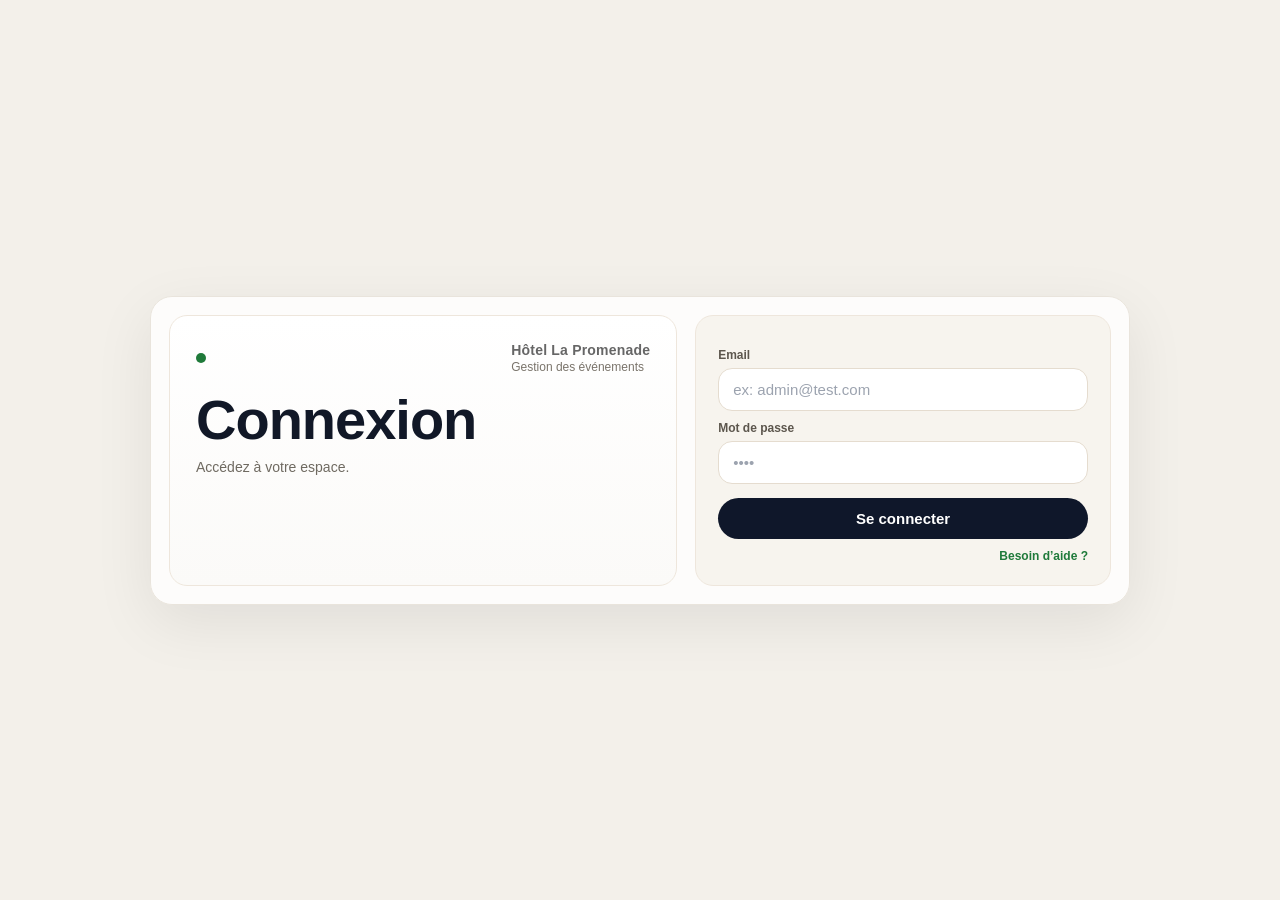
<file: admin-users.html>
<!DOCTYPE html>
<html lang="fr">
<head>
  <meta charset="UTF-8" />
  <meta name="viewport" content="width=device-width, initial-scale=1.0" />
  <title>Gestion des profils</title>
  <link rel="stylesheet" href="style.css" />
</head>
<body>
  <div class="layout">
    <aside class="sidebar">
      <div class="brand">
        <span class="brand-dot"></span>
        <span>Hôtel La Promenade</span>
      </div>
      <div class="small" id="welcome"></div>

      <nav style="display:flex; flex-direction:column; gap:8px;">
        <a href="dashboard.html">🏠 Dashboard</a>
        <a class="active" href="admin-users.html">👤 Gestion des profils</a>
      </nav>

      <div style="margin-top:auto;">
        <button class="btn-secondary" onclick="logout()">Déconnexion</button>
      </div>
    </aside>

    <main class="main">
      <div class="topbar">
        <div class="title">Gestion des profils (Admin)</div>
        <div class="right">
          <span class="small" id="roleLine"></span>
        </div>
      </div>

      <div class="card" style="margin-bottom:16px;">
        <h3 style="margin:0 0 10px 0;">Ajouter un utilisateur</h3>

        <div style="display:grid; grid-template-columns: 1fr 1fr; gap:10px;">
          <input id="uName" class="input" placeholder="Nom complet" />
          <input id="uEmail" class="input" placeholder="Email" />
          <input id="uPassword" class="input" placeholder="Mot de passe" />
          <select id="uRole" class="input">
            <option value="organisateur">Organisateur</option>
            <option value="administrateur">Administrateur</option>
            <option value="coordonnateur">Coordonnateur</option>
            <option value="comptabilite">Comptabilité</option>
          </select>
        </div>

        <div style="margin-top:10px; display:flex; gap:10px;">
          <button class="btn-primary" id="btnAddUser">➕ Ajouter</button>
          <button class="btn-secondary" id="btnResetUsers">↩️ Reset comptes (demo)</button>
          <div class="small" id="msgUser" style="align-self:center;"></div>
        </div>
      </div>

      <div class="card">
        <h3 style="margin:0 0 10px 0;">Liste des utilisateurs</h3>

        <table class="table" style="width:100%;">
          <thead>
            <tr>
              <th>ID</th>
              <th>Nom</th>
              <th>Email</th>
              <th>Rôle</th>
              <th>Actif</th>
              <th>Action</th>
            </tr>
          </thead>
          <tbody id="usersTbody"></tbody>
        </table>
      </div>
    </main>
  </div>

  <script src="app.js"></script>
  <script>
    requirePerm("ADMIN_USERS");
    renderWelcome();

    const user = getUser();
    const roleLine = document.getElementById("roleLine");
    if (roleLine && user) {
      roleLine.textContent = `Rôle : ${user.role}`;
    }
  </script>
  <script src="admin-users.js"></script>
</body>
</html>
</file>
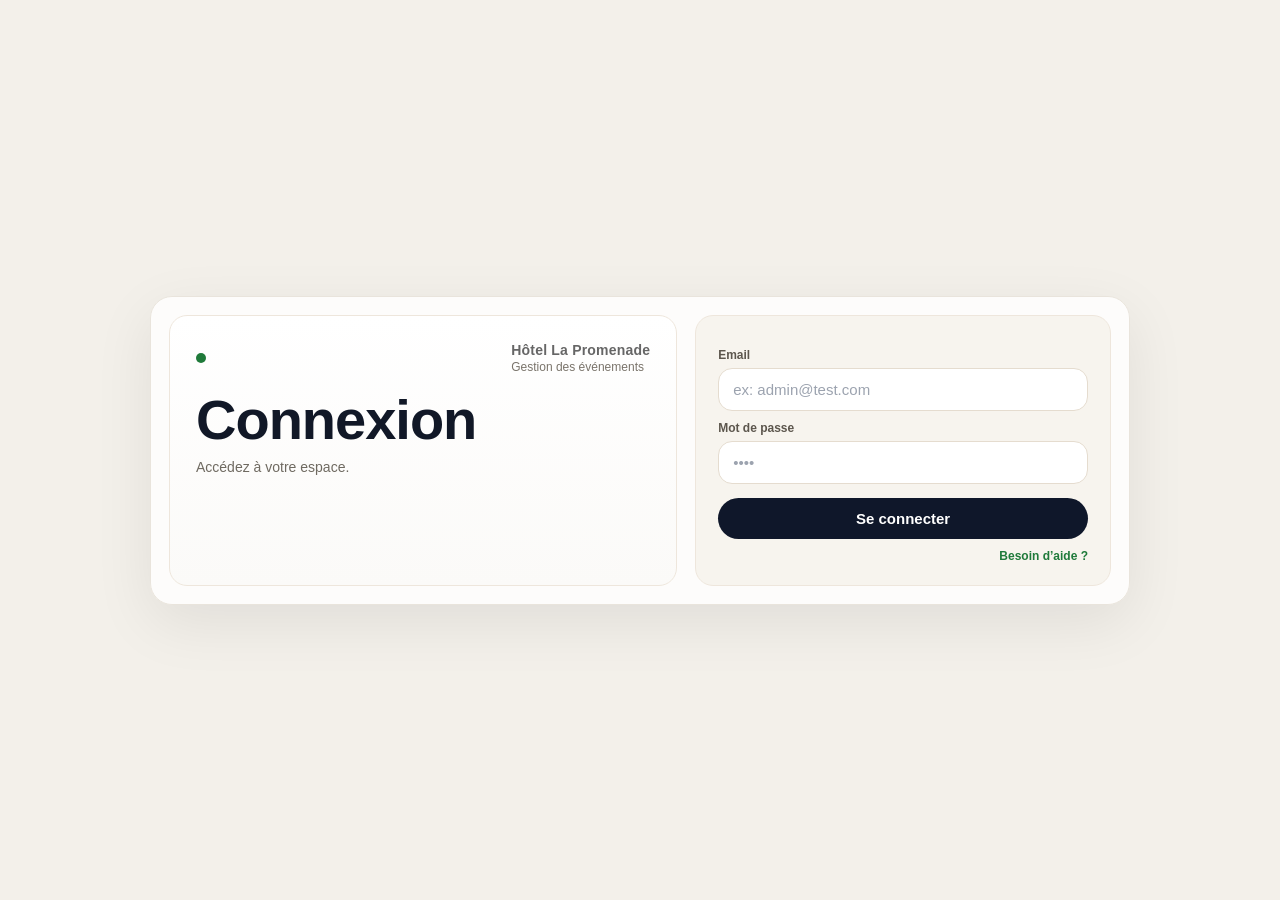
<file: billing.html>
<!DOCTYPE html>
<html lang="fr">
<head>
  <meta charset="UTF-8" />
  <meta name="viewport" content="width=device-width, initial-scale=1.0" />
  <title>Facturation</title>
  <link rel="stylesheet" href="style.css" />
</head>
<body>
  <div class="layout">
    <aside class="sidebar">
      <div class="brand">
        <span class="brand-dot"></span>
        <span>Hôtel La Promenade</span>
      </div>
      <div class="small" id="welcome"></div>

      <nav style="display:flex; flex-direction:column; gap:8px;">
        <a href="dashboard.html">🏠 Dashboard</a>
        <a class="active" href="billing.html">💳 Facturation</a>
      </nav>

      <div style="margin-top:14px; display:flex; gap:12px; flex-wrap:wrap;">
        <button id="btnGenerate" class="btn-primary">Générer / mettre à jour</button>
        <button id="btnClearInvoices" class="btn-primary">Vider factures (mock)</button>
      </div>
    </aside>

    <main class="main">
      <div class="topbar">
        <div class="title">Facturation</div>
        <div class="right">
          <span class="small" id="roleLine"></span>
        </div>
      </div>

      <div class="card">
        <h3 style="margin:0 0 10px 0;">Liste des factures</h3>
        <div class="small" style="margin-bottom:10px;">
          Changer le statut : en_attente / payee / retard.
        </div>

        <table class="table" style="width:100%;">
          <thead>
            <tr>
              <th>ID</th>
              <th>Événement</th>
              <th>Salle</th>
              <th>Montant</th>
              <th>Statut</th>
              <th>Changer</th>
            </tr>
          </thead>
          <tbody id="invTbody"></tbody>
        </table>
      </div>
    </main>
  </div>

  <script src="app.js"></script>
  <script src="billing.js"></script>
  <script>
    requirePerm("BILLING");
    renderWelcome();

    const user = getUser();
    const roleLine = document.getElementById("roleLine");
    if (roleLine && user) {
      roleLine.textContent = `Rôle : ${user.role}`;
    }
  </script>
</body>
</html>
</file>
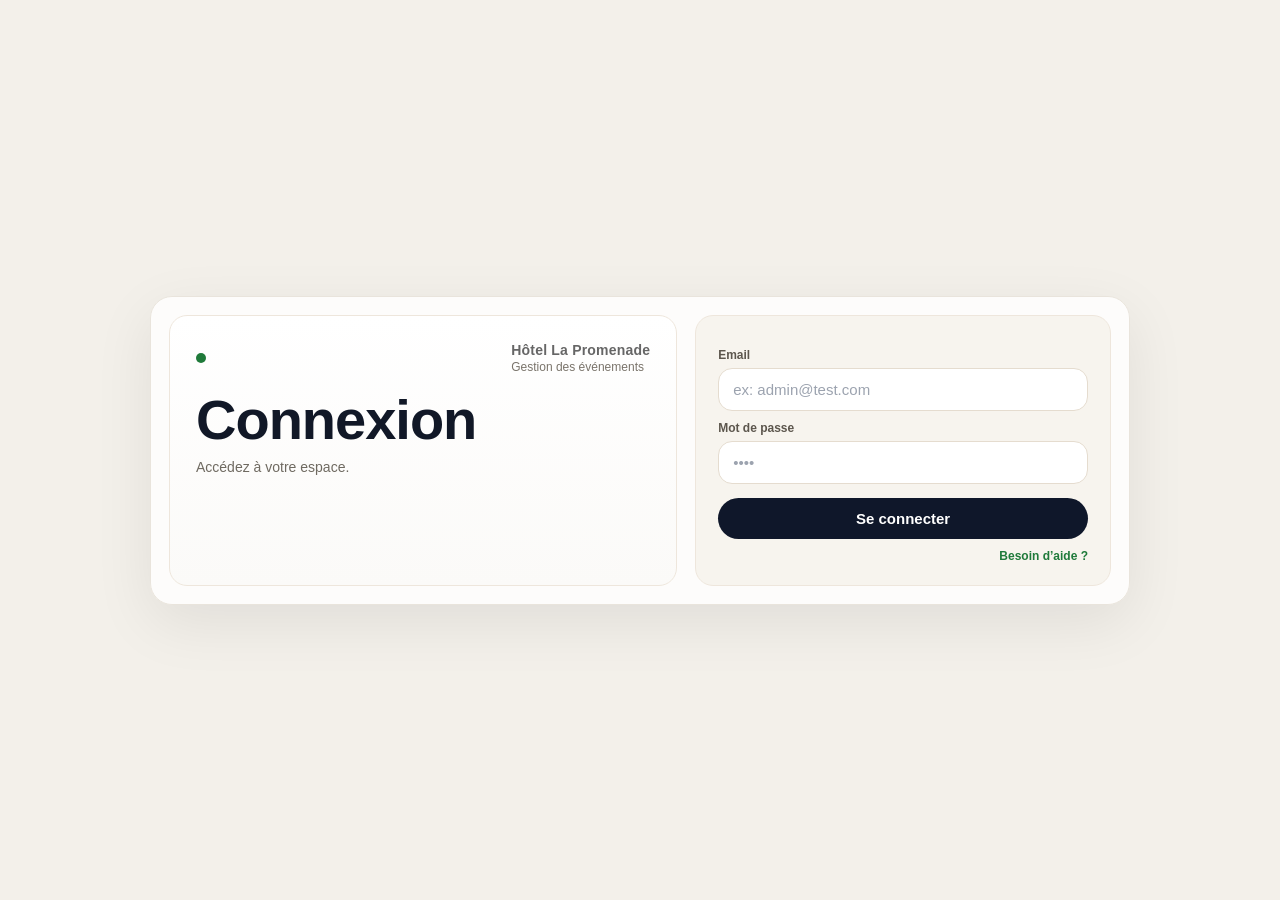
<file: calendar.html>
<!DOCTYPE html>
<html lang="fr">
<head>
  <meta charset="UTF-8" />
  <meta name="viewport" content="width=device-width, initial-scale=1.0" />
  <title>Calendrier mensuel des salles</title>
  <link rel="stylesheet" href="style.css" />
  <style>
    .cal-header {
      display: flex;
      align-items: center;
      justify-content: space-between;
      gap: 10px;
      margin: 12px 0;
    }

    .cal-grid {
      display: grid;
      grid-template-columns: repeat(7, 1fr);
      gap: 8px;
    }

    .dow {
      font-weight: 700;
      color: #666;
      text-align: center;
    }

    .day {
      border: 1px solid #ddd;
      border-radius: 12px;
      min-height: 110px;
      padding: 10px;
      background: #fff;
      cursor: pointer;
    }

    .day.muted {
      opacity: 0.35;
      cursor: default;
    }

    .num {
      font-weight: 800;
      margin-bottom: 6px;
    }

    .chip {
      display: block;
      margin: 6px 0;
      padding: 6px 8px;
      border-radius: 10px;
      background: #f3f3f3;
      font-size: 12px;
    }

    .panel {
      margin-top: 14px;
      border: 1px solid #ddd;
      border-radius: 12px;
      padding: 12px;
      background: #fff;
    }

    .slots {
      display: grid;
      grid-template-columns: repeat(2, 1fr);
      gap: 8px;
    }

    .smallgray {
      color: #888;
      font-size: 12px;
    }

    .slot {
      border-radius: 12px;
      padding: 10px 12px;
      border: 2px solid transparent;
      font-size: 13px;
      text-decoration: none;
      color: inherit;
      display: block;
    }

    .slot .t {
      font-weight: 900;
    }

    .slot .meta {
      font-size: 12px;
      opacity: 0.85;
    }

    .slot.free {
      border-color: #2e7d32;
      background: #e8f5e9;
    }

    .slot.busy {
      border-color: #c62828;
      background: #ffebee;
    }

    .badge {
      display: inline-block;
      padding: 2px 8px;
      border-radius: 999px;
      font-size: 12px;
      font-weight: 800;
      margin-right: 8px;
    }

    .badge.free {
      background: #c8e6c9;
    }

    .badge.busy {
      background: #ffcdd2;
    }

    .toolbar {
      display: flex;
      gap: 10px;
      align-items: center;
      margin: 10px 0;
      flex-wrap: wrap;
    }

    button {
      padding: 8px 14px;
      border: none;
      border-radius: 8px;
      cursor: pointer;
    }

    select {
      padding: 8px;
      border-radius: 8px;
    }
  </style>
</head>
<body>
  <div class="container">
    <h1>Calendrier mensuel des salles</h1>

    <div class="cal-header">
      <button id="prev">← Mois précédent</button>
      <h2 id="title"></h2>
      <button id="next">Mois suivant →</button>
    </div>

    <div class="toolbar">
      <label for="roomFilter">Filtrer par salle :</label>
      <select id="roomFilter">
        <option value="">Toutes les salles</option>
        <option value="Salle A">Salle A</option>
        <option value="Salle B">Salle B</option>
        <option value="Salle C">Salle C</option>
        <option value="Salle D">Salle D</option>
        <option value="Salle E">Salle E</option>
      </select>
    </div>

    <div id="dow" class="cal-grid"></div>
    <div id="grid" class="cal-grid"></div>

    <div id="dayPanel" class="panel" style="display: none;">
      <div class="cal-header">
        <h3 id="panelTitle">Jour</h3>
        <button id="closePanel">Fermer</button>
      </div>

      <div id="slots" class="slots"></div>
    </div>
  </div>

  <script src="app.js"></script>
  <script src="calendar.js"></script>
</body>
</html>
</file>
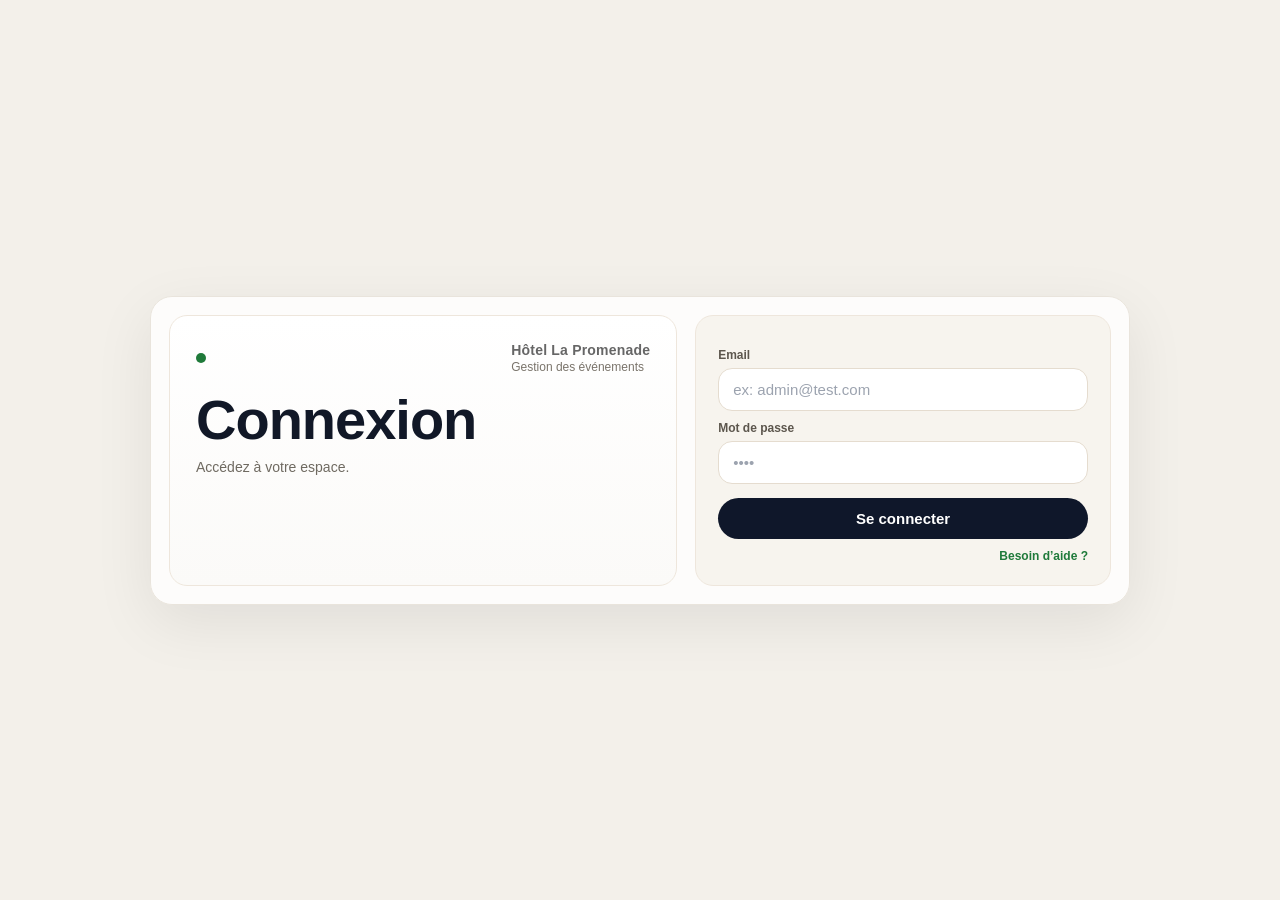
<file: create-event.html>
<!DOCTYPE html>
<html lang="fr">
<head>
<meta charset="UTF-8" />
<meta name="viewport" content="width=device-width, initial-scale=1.0" />
<title>Créer un événement</title>
<link rel="stylesheet" href="style.css" />
</head>
<body>
<div class="layout">
<aside class="sidebar">
<div class="brand">
<span class="brand-dot"></span>
<span>Hôtel La Promenade</span>
</div>
<div class="small" id="welcome"></div>
<nav class="sidebar-nav">
<a href="dashboard.html">🏠 Dashboard</a>
<a class="active" href="create-event.html">➕ Créer événement</a>
<a href="events-list.html">📋 Mes événements</a>
<a href="reserve-room.html">🏛️ Réserver une salle</a>
<a href="calendar.html">🗓️ Calendrier</a>
<a href="history.html">🧾 Historique</a>
<a href="admin-users.html">👤 Gestion des profils</a>
<a href="billing.html">💳 Facturation</a>
</nav>
<div style="margin-top:auto;">
<button class="btn-secondary" onclick="logout()">Déconnexion</button>
</div>
</aside>
<main class="main">
<div class="container" style="margin:0; max-width:100%; box-shadow:none; background:transparent; padding:0;">
<h1>Créer un événement</h1>
<p>
<a href="dashboard.html">⬅ Retour au dashboard</a>
</p>
<div id="msg" style="margin: 10px 0;"></div>
<label>Titre de l’événement</label>
<input id="title" type="text" placeholder="Ex: Mariage de Sarah" />
<label>Type</label>
<select id="type">
<option value="">-- Choisir --</option>
<option value="mariage">Mariage</option>
<option value="reunion">Réunion</option>
<option value="seminaire">Séminaire</option>
<option value="conference">Conférence</option>
<option value="autre">Autre</option>
</select>
<label>Description (optionnel)</label>
<textarea id="description" rows="4" placeholder="Infos supplémentaires..."></textarea>
<label>Date & heure début</label>
<input id="start" type="datetime-local" />
<label>Date & heure fin</label>
<input id="end" type="datetime-local" />
<label>Salle souhaitée</label>
<select id="room">
<option value="">-- Choisir --</option>
<option value="Salle A">Salle A</option>
<option value="Salle B">Salle B</option>
<option value="Salle C">Salle C</option>
</select>
<label>Budget prévisionnel ($)</label>
<input id="budget" type="number" min="0" step="0.01" placeholder="Ex: 1500" />
<label>Nombre estimé de participants</label>
<input id="participants" type="number" min="1" step="1" placeholder="Ex: 80" />
<label>Services souhaités</label>
<div class="card" style="padding:14px; margin-top:8px;">
<label style="margin:0 0 8px 0; font-weight:600;">
<input type="checkbox" class="service" value="traiteur" /> Traiteur
</label>
<label style="margin:0 0 8px 0; font-weight:600;">
<input type="checkbox" class="service" value="audiovisuel" /> Audiovisuel
</label>
<label style="margin:0 0 8px 0; font-weight:600;">
<input type="checkbox" class="service" value="securite" /> Sécurité
</label>
</div>
<label>Documents (PDF / Images / Plans)</label>
<input id="attachments" type="file" multiple />
<div style="display:flex; gap:12px; flex-wrap:wrap; margin-top:14px;">
<button id="btnDraft" class="btn-secondary">Enregistrer en brouillon</button>
<button id="btnValidate" class="btn-primary">Valider l’événement</button>
</div>
</div>
</main>
</div>
<script src="app.js"></script>
<script>

    requirePerm("CREATE_EVENT");

    renderWelcome();
</script>
<script src="events.js"></script>
</body>
</html>
</file>
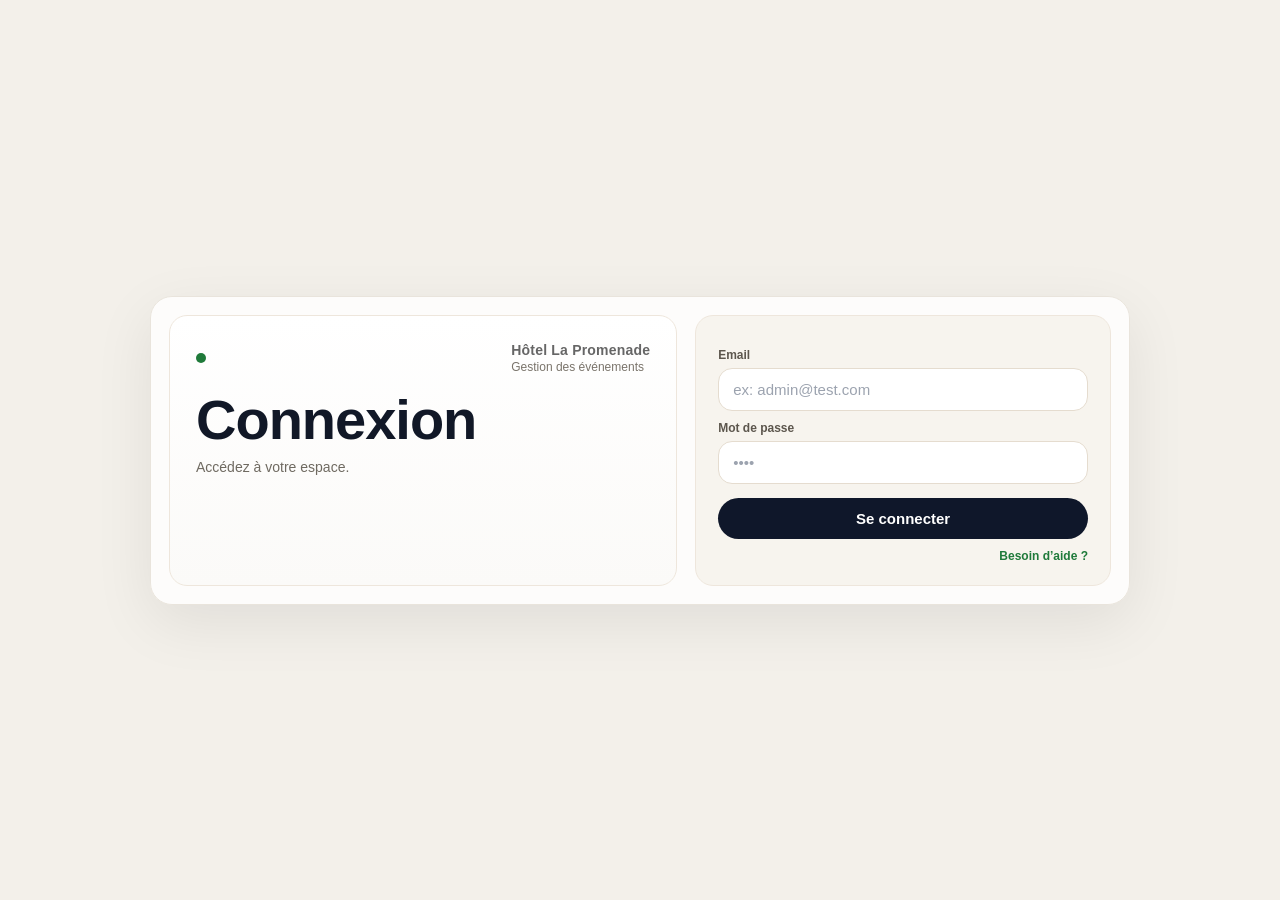
<file: dashboard.html>
<!DOCTYPE html>
<html lang="fr">
<head>
<meta charset="UTF-8" />
<meta name="viewport" content="width=device-width, initial-scale=1.0" />
<title>Dashboard</title>
<link rel="stylesheet" href="style.css" />
</head>
<body>
<div class="layout">
<aside class="sidebar">
<div class="brand">
<span class="brand-dot"></span>
<span>Hôtel La Promenade</span>
</div>
<div class="small" id="welcome"></div>
<nav class="sidebar-nav">
<a class="active" href="dashboard.html">🏠 Dashboard</a>
<a id="linkCreateEvent" href="create-event.html">➕ Créer événement</a>
<a id="linkEventsList" href="events-list.html">📋 Mes événements</a>
<a id="linkReserveRoom" href="reserve-room.html">🏛️ Réserver une salle</a>
<a id="linkCalendar" href="calendar.html">🗓️ Calendrier</a>
<a id="linkHistory" href="history.html">🧾 Historique</a>
<a id="linkAdminUsers" href="admin-users.html">👤 Gestion des profils</a>
<a id="linkBilling" href="billing.html">💳 Facturation</a>
</nav>
<div style="margin-top:auto;">
<button class="btn-secondary" onclick="logout()">Déconnexion</button>
</div>
</aside>
<main class="main">
<div class="topbar">
<div class="title">Dashboard</div>
<div class="right">
<span class="small" id="roleLine"></span>
</div>
</div>
<div class="grid">
<div class="card" id="cardCreateEvent">
<h3 style="margin:0 0 10px 0;">Événements</h3>
<p class="small">Créer et gérer tes événements.</p>
<button class="btn-primary" onclick="location.href='create-event.html'">

            Créer un événement
</button>
</div>
<div class="card" id="cardReserveRoom">
<h3 style="margin:0 0 10px 0;">Salles</h3>
<p class="small">Voir les disponibilités et réserver.</p>
<button class="btn-primary" onclick="location.href='reserve-room.html'">

            Réserver une salle
</button>
</div>
<div class="card" id="cardEventsList">
<h3 style="margin:0 0 10px 0;">Mes données</h3>
<p class="small">Consulter la liste de tes événements.</p>
<button class="btn-primary" onclick="location.href='events-list.html'">

            Voir mes événements
</button>
</div>
<div class="card" id="cardCalendar">
<h3 style="margin:0 0 10px 0;">Calendrier</h3>
<p class="small">Voir événements + réservations par date.</p>
<button class="btn-primary" onclick="location.href='calendar.html'">

            Ouvrir le calendrier
</button>
</div>
<div class="card" id="cardHistory">
<h3 style="margin:0 0 10px 0;">Historique</h3>
<p class="small">Voir toutes les actions réalisées.</p>
<button class="btn-primary" onclick="location.href='history.html'">

            Voir l’historique
</button>
</div>
<div class="card" id="cardAdminUsers">
<h3 style="margin:0 0 10px 0;">Administration</h3>
<p class="small">Ajouter / modifier / désactiver des profils.</p>
<button class="btn-primary" onclick="location.href='admin-users.html'">

            Gérer les profils
</button>
</div>
<div class="card" id="cardBilling">
<h3 style="margin:0 0 10px 0;">Facturation</h3>
<p class="small">Gérer factures, paiements et statuts.</p>
<button class="btn-primary" onclick="location.href='billing.html'">

            Ouvrir facturation
</button>
</div>
</div>
</main>
</div>
<script src="app.js"></script>
<script>

    requireAuth();

    renderWelcome();

    const user = getUser();

    const roleLine = document.getElementById("roleLine");

    if (roleLine && user) {

      roleLine.textContent = `Rôle : ${user.role}`;

    }

    hideIfNoPerm("CREATE_EVENT", "#cardCreateEvent");

    hideIfNoPerm("RESERVE_ROOM", "#cardReserveRoom");

    hideIfNoPerm("VIEW_MY_EVENTS", "#cardEventsList");

    hideIfNoPerm("VIEW_CALENDAR", "#cardCalendar");

    hideIfNoPerm("ADMIN_USERS", "#cardAdminUsers");

    hideIfNoPerm("BILLING", "#cardBilling");

    hideIfNoPerm("CREATE_EVENT", "#linkCreateEvent");

    hideIfNoPerm("RESERVE_ROOM", "#linkReserveRoom");

    hideIfNoPerm("VIEW_MY_EVENTS", "#linkEventsList");

    hideIfNoPerm("VIEW_CALENDAR", "#linkCalendar");

    hideIfNoPerm("ADMIN_USERS", "#linkAdminUsers");

    hideIfNoPerm("BILLING", "#linkBilling");
</script>
</body>
</html>
</file>
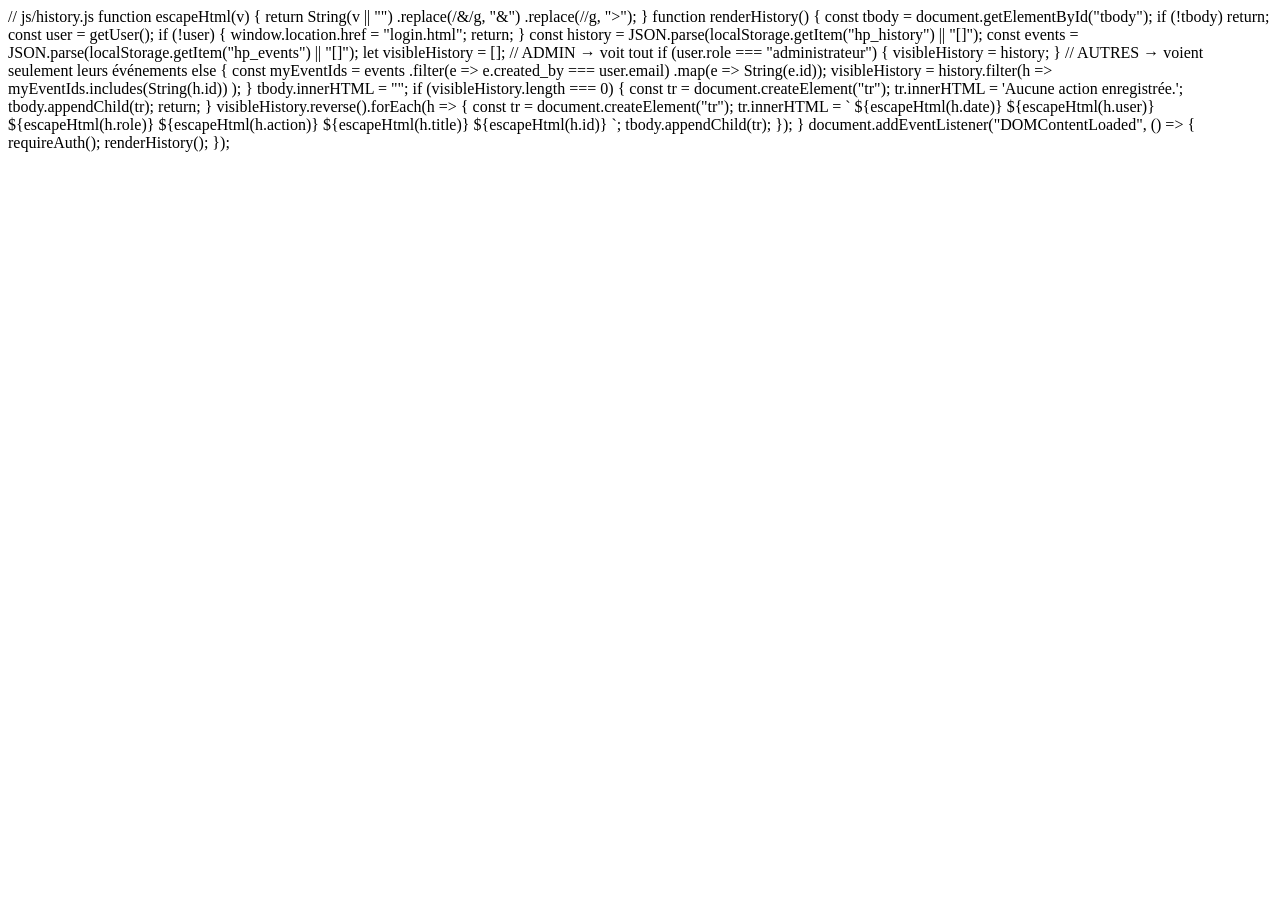
<file: edit-event.html>
<!DOCTYPE html>
<html lang="fr">
<head>
  <meta charset="UTF-8" />
  <meta name="viewport" content="width=device-width, initial-scale=1.0" />
  <title>Modifier un événement</title>
  <link rel="stylesheet" href="style.css" />
</head>
<body>
  <div class="container">
    <h1>Modifier un événement</h1>

    <p>
      <a href="events-list.html">⬅ Retour à mes événements</a>
    </p>

    <div id="msg" style="margin: 10px 0;"></div>
    <div id="statusLine" class="small" style="margin: 6px 0 14px 0;"></div>

    <label>Titre de l’événement</label>
    <input id="title" type="text" />

    <label>Type</label>
    <select id="type">
      <option value="">-- Choisir --</option>
      <option value="mariage">Mariage</option>
      <option value="reunion">Réunion</option>
      <option value="seminaire">Séminaire</option>
      <option value="conference">Conférence</option>
      <option value="autre">Autre</option>
    </select>

    <label>Description (optionnel)</label>
    <textarea id="description" rows="4"></textarea>

    <label>Date & heure début</label>
    <input id="start" type="datetime-local" />

    <label>Date & heure fin</label>
    <input id="end" type="datetime-local" />

    <label>Salle souhaitée</label>
    <select id="room">
      <option value="">-- Choisir --</option>
      <option value="Salle A">Salle A</option>
      <option value="Salle B">Salle B</option>
      <option value="Salle C">Salle C</option>
      <option value="Salle D">Salle D</option>
      <option value="Salle E">Salle E</option>
    </select>

    <label>Budget prévisionnel ($)</label>
    <input id="budget" type="number" min="0" step="0.01" />

    <label>Nombre estimé de participants</label>
    <input id="participants" type="number" min="1" step="1" />

    <label>Services souhaités</label>
    <div class="card" style="padding:14px; margin-top:8px;">
      <label style="margin:0 0 8px 0; font-weight:600;">
        <input type="checkbox" class="service" value="traiteur" /> Traiteur
      </label>
      <label style="margin:0 0 8px 0; font-weight:600;">
        <input type="checkbox" class="service" value="audiovisuel" /> Audiovisuel
      </label>
      <label style="margin:0 0 8px 0; font-weight:600;">
        <input type="checkbox" class="service" value="securite" /> Sécurité
      </label>
    </div>

    <label>Documents (mock)</label>
    <div class="small" id="attachmentsList" style="margin-top:6px;"></div>

    <div style="display:flex; gap:12px; flex-wrap:wrap; margin-top:14px;">
      <button id="btnSave" class="btn-primary">Enregistrer les modifications</button>

      <button id="btnValidate" class="btn-secondary" style="display:none;">
        Valider l’événement
      </button>

      <button id="btnCancel" class="btn-secondary">Annuler l’événement</button>
    </div>
  </div>

  <script src="app.js"></script>
  <script>
    requirePerm("EDIT_EVENT", "events-list.html");
  </script>

  <script src="edit-event.js"></script>
</body>
</html>
</file>
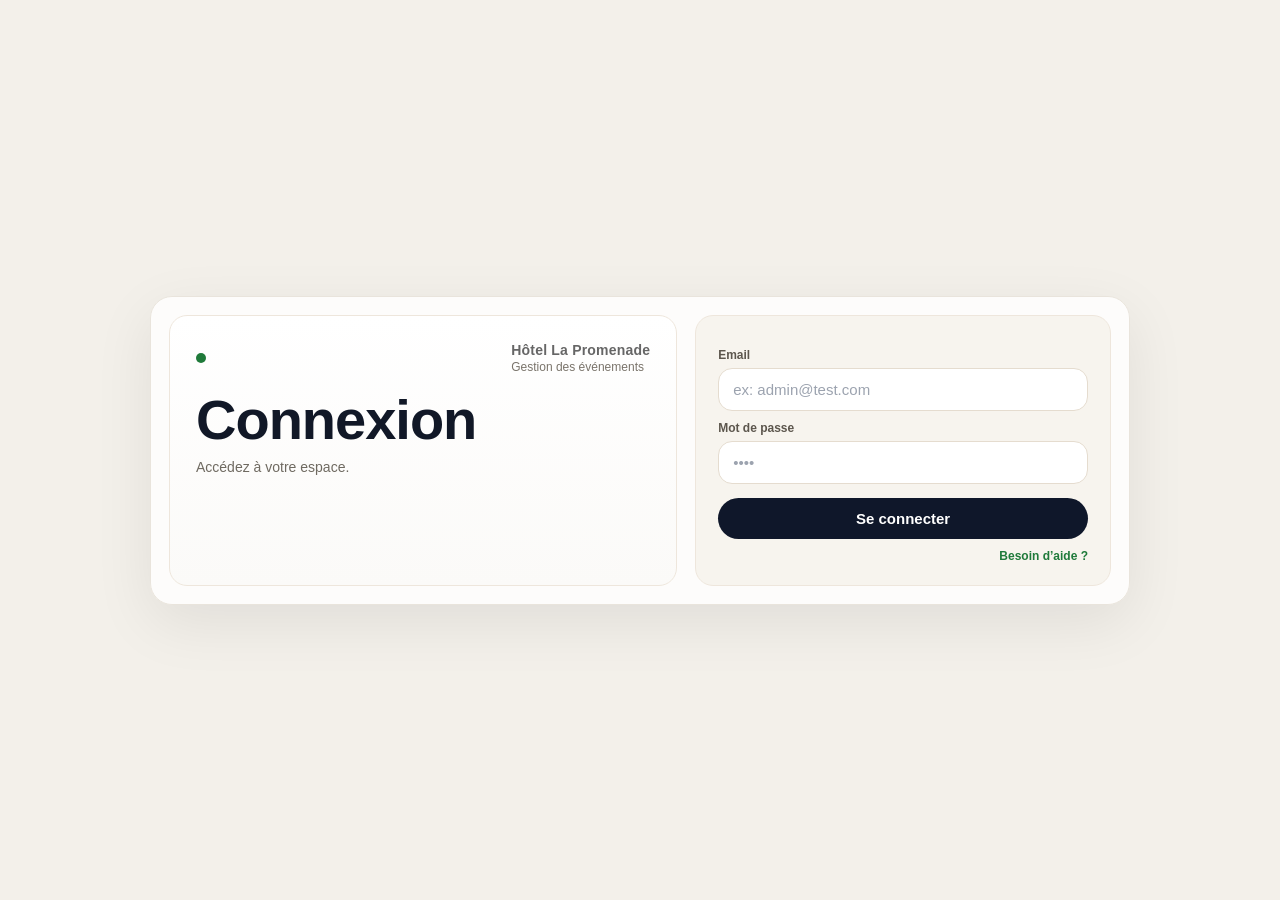
<file: history.html>
<!DOCTYPE html>
<html lang="fr">
<head>
  <meta charset="UTF-8" />
  <meta name="viewport" content="width=device-width, initial-scale=1.0" />
  <title>Historique</title>
  <link rel="stylesheet" href="style.css" />
</head>
<body>

  <div class="container">
    <h1>Historique des événements</h1>

    <p>
      <a href="dashboard.html">⬅ Retour au dashboard</a>
    </p>

    <!-- Debug -->
    <p class="small" id="debug" style="color:gray;"></p>

    <table border="1" cellspacing="0" cellpadding="8" style="width:100%; border-collapse:collapse;">
      <thead>
        <tr>
          <th>Date</th>
          <th>Utilisateur</th>
          <th>Rôle</th>
          <th>Action</th>
          <th>Titre</th>
          <th>ID</th>
        </tr>
      </thead>

      <tbody id="tbody"></tbody>
    </table>

    <div style="margin-top:15px;">
      <button class="btn-secondary"
        onclick="localStorage.removeItem('hp_history'); location.reload();">
        Vider l’historique (mock)
      </button>
    </div>
  </div>

  <script src="app.js"></script>

  <script>
    requireAuth();

    document.getElementById("debug").textContent =
      "hp_history = " + (localStorage.getItem("hp_history") ? "OK" : "VIDE");
  </script>

  <script src="history.js"></script>

</body>
</html>
</file>
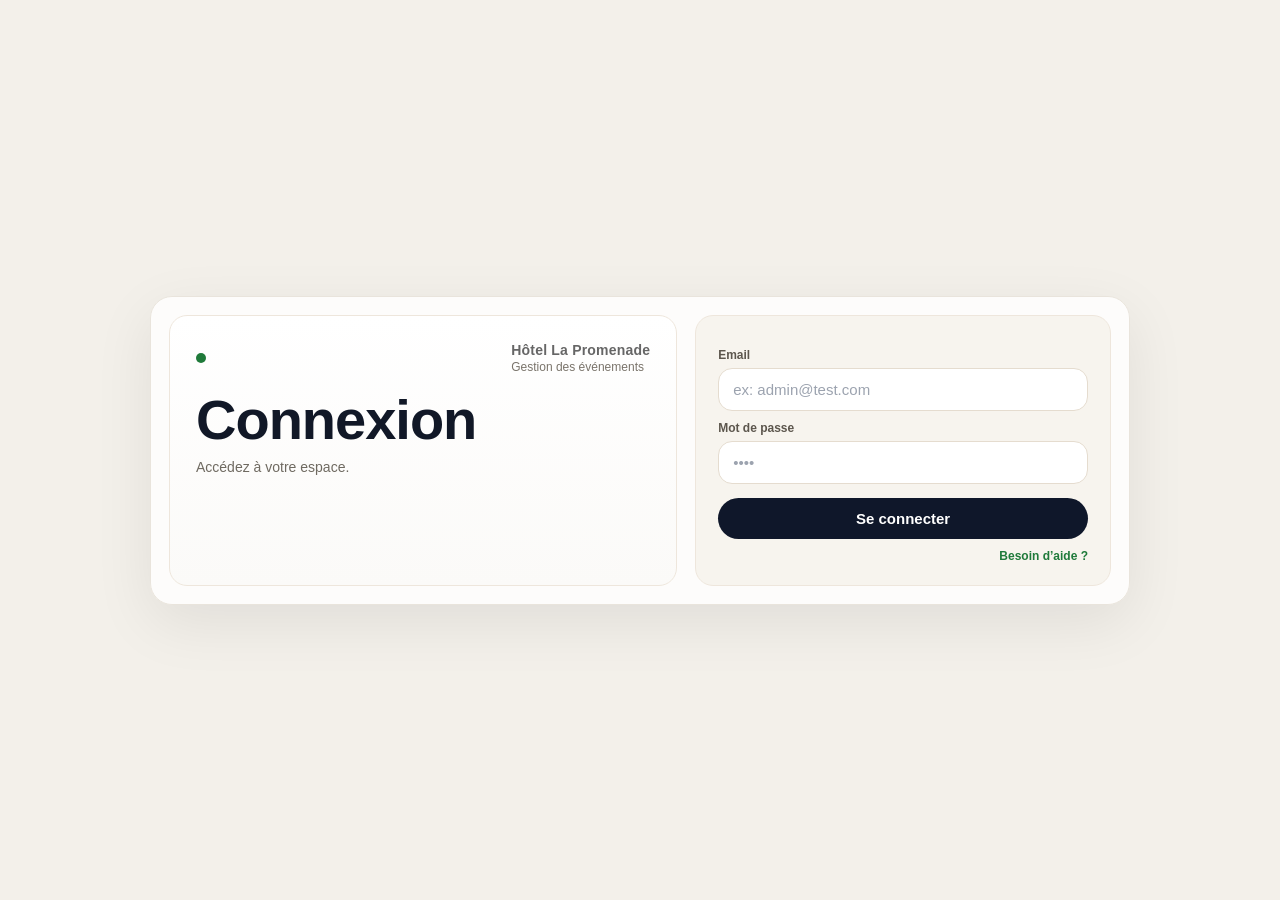
<file: login.html>
<!DOCTYPE html>
<html lang="fr">
<head>
<meta charset="UTF-8" />
<meta name="viewport" content="width=device-width, initial-scale=1.0" />
<title>Connexion — Hôtel La Promenade</title>
<link rel="stylesheet" href="style.css" />
</head>
<body class="auth-body">
<div class="auth-wrap">
<div class="auth-card">
<!-- GAUCHE (branding simple) -->
<div class="auth-left">
<div class="brand">
<span class="brand-dot"></span>
<div class="brand-text">
<div class="brand-name">Hôtel La Promenade</div>
<div class="brand-sub">Gestion des événements</div>
</div>
</div>
<h1 class="auth-title">Connexion</h1>
<p class="auth-desc">Accédez à votre espace.</p>
</div>
<!-- DROITE (formulaire clean) -->
<div class="auth-right">
<div class="form-card">
<label class="lbl">Email</label>
<input id="email" class="in" type="email" placeholder="ex: admin@test.com" />
<label class="lbl">Mot de passe</label>
<input id="password" class="in" type="password" placeholder="••••" />
<button id="btnLogin" class="btn-main">Se connecter</button>
<div class="auth-footer">
<a class="help-link" href="#">Besoin d’aide ?</a>
</div>
</div>
</div>
</div>
</div>
<script src="app.js"></script>
<script src="login.js"></script>
</body>
</html>
</file>
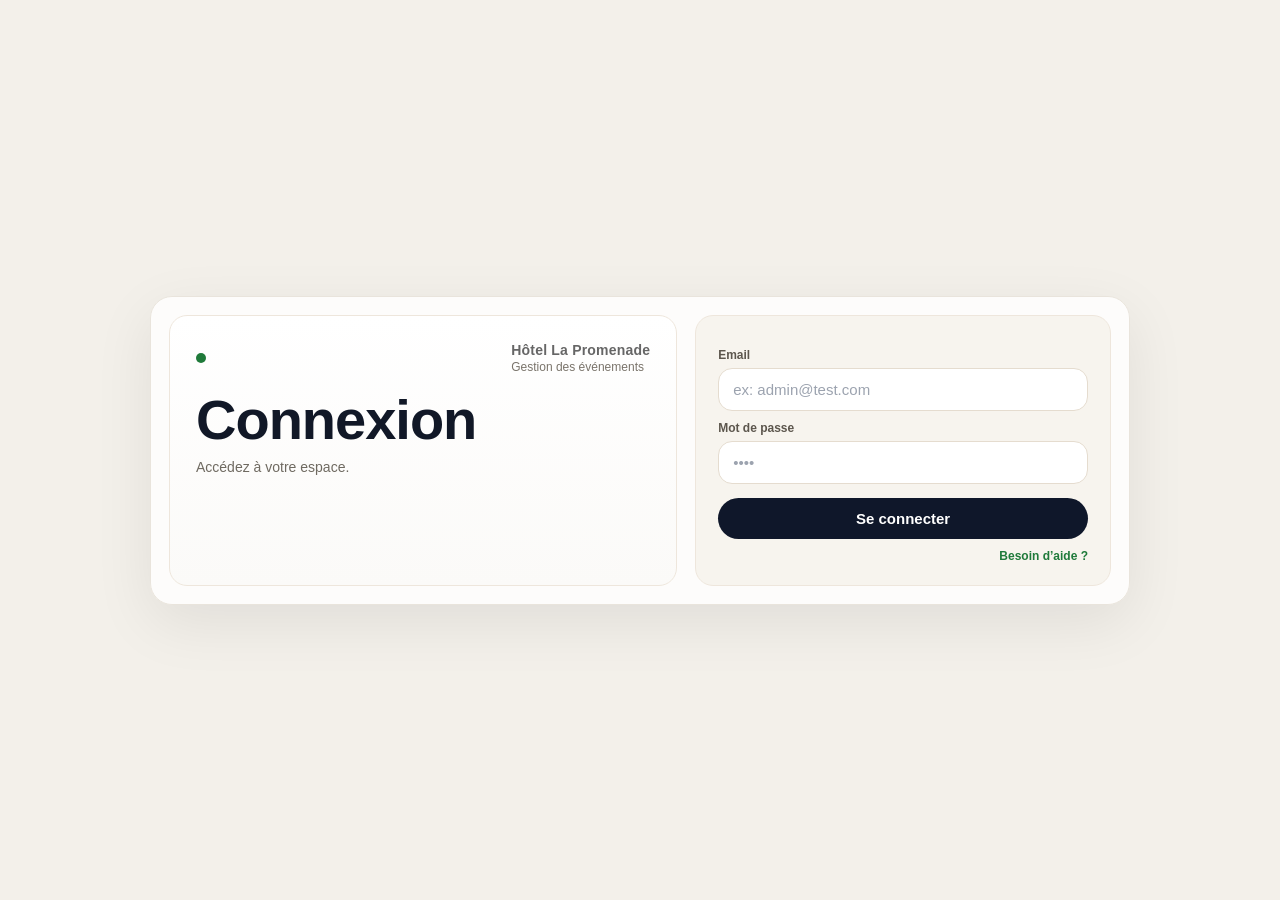
<file: reserve-room.html>
<!DOCTYPE html>
<html lang="fr">
<head>
  <meta charset="UTF-8" />
  <meta name="viewport" content="width=device-width, initial-scale=1.0" />
  <title>Réserver une salle</title>
  <link rel="stylesheet" href="style.css" />
</head>
<body>
  <div class="container">
    <h1>Réserver une salle</h1>

    <p>
      <a href="dashboard.html">⬅ Retour au dashboard</a>
    </p>

    <div class="card">
      <div id="msg" style="margin: 10px 0;"></div>

      <label>Capacité minimum (filtre)</label>
      <input id="minCapacity" type="number" min="0" placeholder="Ex: 40" />

      <label>Équipement (filtre)</label>
      <select id="equipment">
        <option value="">-- Aucun --</option>
        <option value="projecteur">Projecteur</option>
        <option value="micro">Micro</option>
        <option value="ecran">Écran</option>
        <option value="son">Son</option>
      </select>

      <label>Salle</label>
      <select id="room">
        <option value="">-- Choisir --</option>
      </select>

      <label>Date & heure début</label>
      <input id="start" type="datetime-local" />

      <label>Date & heure fin</label>
      <input id="end" type="datetime-local" />

      <button id="btnReserve" class="btn-primary" style="margin-top:14px;">
        Réserver (mock)
      </button>

      <hr />

      <h3 style="margin:0 0 10px 0;">Créneaux déjà réservés</h3>
      <p class="small" style="margin-top:0;">
        (Sprint 1 mock) : affichage des réservations existantes. Les conflits sont bloqués automatiquement.
      </p>

      <label>Afficher les réservations de</label>
      <select id="roomView">
        <option value="">Toutes les salles</option>
      </select>

      <div id="emptyRes" class="small" style="margin: 10px 0; color: var(--muted);"></div>

      <table id="resTable" border="1" cellspacing="0" cellpadding="8"
             style="width:100%; border-collapse: collapse; margin-top:10px;">
        <thead>
          <tr>
            <th>Salle</th>
            <th>Début</th>
            <th>Fin</th>
            <th>Événement</th>
            <th>Statut</th>
            <th id="thCreatedBy">Créé par</th>
          </tr>
        </thead>
        <tbody id="resBody"></tbody>
      </table>
    </div>
  </div>

  <script src="app.js"></script>
  <script>
    requirePerm("RESERVE_ROOM");

    const user = getUser();
    const role = user?.role;
    const allowed = (
      role === "organisateur" ||
      role === "administrateur" ||
      role === "coordonnateur"
    );

    if (!allowed) {
      alert("Accès refusé : vous n’avez pas les droits pour réserver une salle.");
      window.location.href = "dashboard.html";
    }
  </script>

  <script src="reserve-room.js"></script>
</body>
</html>
</file>
<file: style.css>
:root{
  --bg: #f6f2ea;
  --card: #ffffff;
  --card2: #fbf7ef;
  --text: #111827;
  --muted: #6b7280;
  --primary: #111827;
  --primary-hover:#0b1220;
  --border: #e7dfd3;
  --shadow: 0 14px 35px rgba(0,0,0,0.10);
}

*{ box-sizing:border-box; }

html, body{
  height: 100%;
}

body{
  margin:0;
  font-family: Arial, sans-serif;
  background: var(--bg);
  color: var(--text);
  min-height: 100vh;

  /*IMPORTANT: on enlève le centrage global */
  display: block;
  padding: 0;
}

/*si tu veux centrer UNIQUEMENT certaines pages (ex: login) */
body.page-center{
  display:flex;
  justify-content:center;
  align-items:center;
  padding: 24px;
}

/* =========================
   CONTAINER (pages sans sidebar)
========================= */
.container{
  max-width: 980px;
  width: 100%;
  margin: 24px auto;
  padding: 26px;
  border-radius: 18px;
  background: var(--card);
  box-shadow: var(--shadow);
}

/* Liens / titres */
a{ color: var(--text); text-decoration: none; }
a:hover{ text-decoration: underline; }

h1{
  margin: 0 0 6px 0;
  font-size: 34px;
  letter-spacing: -0.5px;
}

p{
  margin: 0 0 18px 0;
  color: var(--muted);
  line-height: 1.4;
}

/* Champs */
label{
  display:block;
  font-weight: 700;
  margin: 14px 0 8px;
}

input, select, textarea{
  width:100%;
  padding: 16px 16px;
  border-radius: 16px;
  border: 1px solid var(--border);
  background: #fff;
  outline: none;
  font-size: 15px;
}

input::placeholder, textarea::placeholder{ color:#9ca3af; }

input:focus, select:focus, textarea:focus{
  border-color: #cbb89a;
  box-shadow: 0 0 0 4px rgba(203,184,154,0.25);
}

/* Boutons */
button{
  padding: 12px 16px;
  border: none;
  border-radius: 999px;
  cursor: pointer;
  font-weight: 700;
  font-size: 15px;
}

.btn-primary{
  background: var(--primary);
  color: white;
  padding: 15px 16px;
}
.btn-primary:hover{ background: var(--primary-hover); }

.btn-secondary{
  background: #ffffff;
  border: 1px solid var(--border);
  color: var(--text);
}

button:disabled{
  opacity: 0.45;
  cursor: not-allowed;
}

/* ✅ Cartes */
.card{
  background: var(--card2);
  border: 1px solid var(--border);
  border-radius: 22px;
  padding: 34px;
}

/* ✅ Grille */
.grid{
  display: grid;
  grid-template-columns: repeat(2, minmax(0, 1fr));
  gap: 18px;
  margin-top: 12px;
}

@media (min-width: 1100px){
  .grid{
    grid-template-columns: repeat(3, minmax(0, 1fr));
  }
}

.small{
  font-size: 13px;
  color: var(--muted);
}

hr{
  border: none;
  border-top: 1px solid var(--border);
  margin: 18px 0;
}

/* =========================
   LAYOUT SIDEBAR + MAIN (pages avec sidebar)
========================= */
.layout{
  display:flex;
  width: 100%;
  min-height: 100vh; /* ✅ prend toute la hauteur */
}

.sidebar{
  width: 280px;
  background: #111827;
  color: #fff;
  padding: 18px;
  display:flex;
  flex-direction: column;
  gap: 14px;
}

.sidebar .brand{
  display:flex;
  align-items:center;
  gap: 10px;
  font-weight: 800;
  font-size: 16px;
}

.sidebar .brand-dot{
  width: 10px;
  height: 10px;
  background: #22c55e;
  border-radius: 50%;
}

.sidebar .small{
  color: #9ca3af;
}

.sidebar a{
  color: #e5e7eb;
  text-decoration: none;
  padding: 10px 12px;
  border-radius: 10px;
  display:block;
  font-weight: 700;
}

.sidebar a:hover{
  background: rgba(255,255,255,0.08);
}

.sidebar a.active{
  background: rgba(255,255,255,0.14);
}

.main{
  flex: 1;
  padding: 18px;
  min-width: 0;          /* ✅ évite les bugs de largeur */
  overflow-x: hidden;
}

.topbar{
  display:flex;
  justify-content: space-between;
  align-items:center;
  gap: 12px;
  margin-bottom: 18px;
}

.topbar .title{
  font-size: 18px;
  font-weight: 900;
}

/* Responsive */
@media (max-width: 900px){
  .layout{ flex-direction: column; }

  .sidebar{
    width: 100%;
    flex-direction: row;
    overflow-x: auto;
    align-items: center;
  }

  .sidebar nav{
    display:flex;
    gap: 8px;
  }

  .sidebar a{
    white-space: nowrap;
  }
}

/* Responsive global */
@media (max-width: 700px){
  h1{ font-size: 28px; }
  .card{ padding: 24px; }
  .grid{ grid-template-columns: 1fr; }
}
/* =========================
   RESPONSIVE (Mobile)
   ========================= */
* { box-sizing: border-box; }
img { max-width: 100%; height: auto; }

.container {
  width: 100%;
  max-width: 100%;
  padding: 16px;
}

input, select, textarea, button {
  width: 100%;
  max-width: 100%;
}

@media (max-width: 768px) {
  .layout { flex-direction: column; }

  .sidebar {
    width: 100% !important;
    position: relative;
    border-right: none;
    border-bottom: 1px solid #eee;
    padding-bottom: 12px;
  }

  .main {
    width: 100% !important;
    padding: 16px;
  }

  .grid {
    display: grid;
    grid-template-columns: 1fr !important;
    gap: 12px;
  }

  table {
    display: block;
    width: 100%;
    overflow-x: auto;
    white-space: nowrap;
  }

  .slots {
    grid-template-columns: 1fr !important;
  }

  h1 { font-size: 28px; }
  h2 { font-size: 22px; }
}
/* =========================

   LOGIN - UI améliorée

   ========================= */

/* Page login : centre le contenu */

body.login-page {

  min-height: 100vh;

  display: flex;

  align-items: center;

  justify-content: center;

  padding: 24px;

}

/* Conteneur login */

.login-wrap {

  width: 100%;

  max-width: 980px;

}

/* Carte principale */

.login-card {

  background: #fff;

  border: 1px solid #e9e9e9;

  border-radius: 18px;

  box-shadow: 0 10px 30px rgba(0,0,0,.06);

  padding: 28px;

  display: grid;

  grid-template-columns: 1.3fr 1fr;

  gap: 22px;

}

/* Zone gauche (branding) */

.login-left h1 {

  font-size: 42px;

  margin: 0 0 10px 0;

}

.login-left p {

  color: #666;

  margin: 0;

  line-height: 1.4;

}

/* Zone droite (formulaire) */

.login-right label {

  font-weight: 700;

  display: block;

  margin: 14px 0 8px;

}

.login-right input {

  width: 100%;

  padding: 14px 14px;

  border-radius: 14px;

  border: 1px solid #dcdcdc;

  outline: none;

}

.login-right input:focus {

  border-color: #8a8a8a;

}

/* Bouton */

.login-right button {

  margin-top: 18px;

  width: 100%;

  padding: 14px;

  border-radius: 999px;

  border: none;

  font-weight: 800;

}

/* Texte info */

.login-note {

  margin-top: 14px;

  color: #777;

  font-size: 13px;

  line-height: 1.4;

}

/* Responsive mobile */

@media (max-width: 820px) {

  .login-card {

    grid-template-columns: 1fr;

    padding: 18px;

  }

  .login-left h1 {

    font-size: 32px;

  }

}
 /* ===== LOGIN CLEAN LAYOUT ===== */

.login-page{

  min-height:100vh;

  display:flex;

  align-items:center;

  justify-content:center;

  padding:24px;

}

.login-wrap{ width:100%; max-width: 980px; }

.login-card{

  display:grid;

  grid-template-columns: 1.2fr 0.8fr;

  gap: 24px;

  background:#fff;

  border:1px solid #e7e7e7;

  border-radius:18px;

  padding:28px;

  box-shadow: 0 8px 30px rgba(0,0,0,.06);

}

.login-left h1{ font-size:54px; margin:16px 0 8px; }

.subtitle{ color:#777; margin:0; }

.brand{

  display:flex;

  align-items:center;

  justify-content:space-between;

  color:#666;

  font-size:14px;

}

.login-right{

  background:#f6f2ea;

  border:1px solid #e9e1d2;

  border-radius:16px;

  padding:20px;

}

.login-note{

  margin-top:14px;

  font-size:12px;

  color:#666;

}

.error{ color:crimson; margin-bottom:10px; }

/* Mobile */

@media (max-width: 820px){

  .login-card{ grid-template-columns: 1fr; }

  .login-left h1{ font-size:40px; }

}
 /* ===== LOGIN PRO ===== */

.login-page{

  min-height:100vh;

  display:flex;

  align-items:center;

  justify-content:center;

  padding:28px;

  background:#f3efe7;

}

.login-wrap{ width:100%; max-width: 1040px; }

.login-card{

  display:grid;

  grid-template-columns: 1.35fr 0.85fr;

  gap: 24px;

  background:#fff;

  border:1px solid #e7e7e7;

  border-radius:20px;

  padding:28px;

  box-shadow: 0 10px 34px rgba(0,0,0,.08);

}

.login-left{ padding:6px 6px 6px 10px; }

.topbar{

  display:flex;

  align-items:flex-start;

  justify-content:space-between;

  gap:12px;

}

.brand{ display:flex; gap:10px; align-items:center; }

.brand-dot{

  width:12px; height:12px; border-radius:50%;

  background:#1f7a3a;

}

.brand-title{ font-weight:800; color:#222; font-size:14px; }

.brand-sub{ color:#777; font-size:12px; margin-top:2px; }

.help-link{

  color:#1f7a3a;

  font-weight:700;

  text-decoration:none;

  font-size:13px;

}

.help-link:hover{ text-decoration:underline; }

.hero-title{

  font-size:56px;

  line-height:1;

  margin:18px 0 10px;

  color:#2a2a2a;

}

.hero-text{ color:#666; margin:0 0 12px; max-width: 520px; }

.hero-bullets{

  margin-top:14px;

  display:grid;

  gap:8px;

  color:#444;

  font-size:13px;

}

.login-right{

  background:#f6f2ea;

  border:1px solid #e9e1d2;

  border-radius:16px;

  padding:20px;

}

.login-right label{ display:block; margin:10px 0 6px; font-weight:700; color:#333; }

.login-right input{

  width:100%;

  padding:12px 12px;

  border-radius:12px;

  border:1px solid #ddd;

  outline:none;

}

.login-right input:focus{ border-color:#1f7a3a; }

.login-right .btn-primary{

  width:100%;

  margin-top:14px;

  padding:12px 14px;

  border-radius:999px;

  background:#111827;

  color:#fff;

  border:none;

  font-weight:800;

  cursor:pointer;

}

.login-right .btn-primary:hover{ opacity:.92; }

.login-note{

  margin-top:12px;

  font-size:12px;

  color:#666;

}

.error{ color:crimson; margin-bottom:10px; }

.login-footer{

  margin-top:14px;

  text-align:center;

  color:#777;

  font-size:12px;

}

/* Mobile */

@media (max-width: 900px){

  .login-card{ grid-template-columns: 1fr; }

  .hero-title{ font-size:42px; }

}
 /* ===== LOGIN PRO (simple & classe) ===== */

.auth-body{

  min-height:100vh;

  margin:0;

  display:flex;

  align-items:center;

  justify-content:center;

  background:#f3f0ea;

}

.auth-wrap{

  width:min(980px, 92vw);

}

.auth-card{

  display:grid;

  grid-template-columns: 1.1fr 0.9fr;

  gap:18px;

  padding:18px;

  border-radius:22px;

  background:#ffffffcc;

  backdrop-filter: blur(10px);

  border:1px solid #e9e4dc;

  box-shadow: 0 18px 60px rgba(0,0,0,.08);

}

.auth-left{

  border-radius:18px;

  padding:26px;

  background: linear-gradient(180deg, #ffffff, #fbfaf8);

  border:1px solid #eee6dc;

}

.brand{

  display:flex;

  gap:10px;

  align-items:center;

  margin-bottom:18px;

}

.brand-dot{

  width:10px; height:10px;

  border-radius:50%;

  background:#1f7a3a;

  display:inline-block;

}

.brand-name{

  font-weight:900;

  font-size:14px;

  letter-spacing:.2px;

}

.brand-sub{

  font-size:12px;

  color:#7a746b;

  margin-top:2px;

}

.auth-title{

  font-size:56px;

  line-height:1;

  margin:10px 0 10px;

  letter-spacing:-1px;

}

.auth-desc{

  margin:0;

  color:#6f6a61;

  font-size:14px;

}

.auth-right{

  display:flex;

  align-items:center;

  justify-content:center;

}

.form-card{

  width:100%;

  border-radius:18px;

  padding:22px;

  background:#f7f4ee;

  border:1px solid #eee6dc;

}

.lbl{

  display:block;

  font-weight:800;

  font-size:12px;

  color:#5c564d;

  margin:10px 0 6px;

}

.in{

  width:100%;

  padding:12px 14px;

  border-radius:14px;

  border:1px solid #e5dccf;

  background:#fff;

  outline:none;

}

.in:focus{

  border-color:#1f7a3a55;

  box-shadow: 0 0 0 4px rgba(31,122,58,.10);

}

.btn-main{

  width:100%;

  margin-top:14px;

  padding:12px 14px;

  border:0;

  border-radius:999px;

  background:#0f172a;

  color:#fff;

  font-weight:900;

  cursor:pointer;

}

.btn-main:hover{ filter:brightness(1.05); }

.auth-footer{

  margin-top:10px;

  display:flex;

  justify-content:flex-end;

}

.help-link{

  font-size:12px;

  font-weight:800;

  color:#1f7a3a;

  text-decoration:none;

}

.help-link:hover{ text-decoration:underline; }

@media (max-width: 820px){

  .auth-card{ grid-template-columns: 1fr; }

  .auth-title{ font-size:40px; }

}
 /* =========================

   DASHBOARD MOBILE FIX

   ========================= */

@media (max-width: 768px){

  /* 1) La page prend toute la largeur */

  body { overflow-x: hidden; }

  .container { width: calc(100% - 24px) !important; margin: 0 auto !important; }

  /* 2) Layout: sidebar en haut + contenu dessous */

  .layout, .wrapper, .page{

    display: block !important;

  }

  .sidebar{

    width: 100% !important;

    height: auto !important;

    position: sticky !important;

    top: 0;

    z-index: 50;

    padding: 10px 12px !important;

    border-right: none !important;

    border-bottom: 1px solid #eee !important;

  }

  /* 3) Réduire le “bloc haut” (logo/bienvenue) */

  .sidebar h1, .sidebar .brand, .sidebar .logo{

    font-size: 16px !important;

    margin: 0 0 6px 0 !important;

  }

  .sidebar .welcome, .sidebar .user, .sidebar .subtitle{

    font-size: 12px !important;

    opacity: .85;

  }

  /* 4) Menu en lignes (scroll horizontal si trop) */

  .sidebar ul, .sidebar nav, .sidebar .menu{

    display: flex !important;

    gap: 8px !important;

    flex-wrap: nowrap !important;

    overflow-x: auto !important;

    padding: 6px 0 !important;

    margin: 0 !important;

  }

  .sidebar a, .sidebar .menu a, .sidebar ul li a{

    white-space: nowrap !important;

    padding: 8px 10px !important;

    border-radius: 10px !important;

    font-size: 13px !important;

  }

  /* 5) Contenu principal */

  .main{

    width: 100% !important;

    padding: 14px !important;

  }

  /* 6) Cartes dashboard en 1 colonne */

  .grid{

    grid-template-columns: 1fr !important;

    gap: 12px !important;

  }

}
 /* =========================
   RESPONSIVE GLOBAL MOBILE
   ========================= */
@media (max-width: 768px) {
  body {
    overflow-x: hidden;
  }

  .container {
    width: calc(100% - 24px) !important;
    max-width: 100% !important;
    margin: 12px auto !important;
    padding: 16px !important;
    border-radius: 14px;
  }

  .layout,
  .wrapper,
  .page {
    display: block !important;
    width: 100% !important;
  }

  .sidebar {
    width: 100% !important;
    min-height: auto !important;
    height: auto !important;
    position: relative !important;
    padding: 12px !important;
    border-right: none !important;
    border-bottom: 1px solid #eee !important;
    overflow-x: auto !important;
  }

  .sidebar nav,
  .sidebar ul,
  .sidebar .menu {
    display: flex !important;
    flex-wrap: nowrap !important;
    gap: 8px !important;
    overflow-x: auto !important;
    padding: 6px 0 !important;
    margin: 0 !important;
  }

  .sidebar a,
  .sidebar .menu a,
  .sidebar ul li a {
    white-space: nowrap !important;
    padding: 8px 10px !important;
    font-size: 13px !important;
    border-radius: 10px !important;
  }

  .main {
    width: 100% !important;
    padding: 14px !important;
    overflow-x: auto !important;
  }

  .topbar {
    flex-direction: column !important;
    align-items: flex-start !important;
  }

  .grid,
  .slots {
    grid-template-columns: 1fr !important;
    gap: 12px !important;
  }

  .cal-grid {
    grid-template-columns: repeat(2, 1fr) !important;
  }

  table {
    display: block !important;
    width: 100% !important;
    overflow-x: auto !important;
    white-space: nowrap !important;
  }

  input,
  select,
  textarea,
  button,
  .btn-primary,
  .btn-secondary {
    width: 100% !important;
    max-width: 100% !important;
  }

  h1 {
    font-size: 28px !important;
  }

  h2 {
    font-size: 22px !important;
  }

  .card {
    padding: 20px !important;
  }
}
.sidebar-nav{
  display:flex;
  flex-direction:column;
  gap:8px;
}

@media (max-width: 768px){
  .sidebar-nav{
    display:flex !important;
    flex-direction:row !important;
    gap:8px !important;
    overflow-x:auto !important;
    flex-wrap:nowrap !important;
  }

}
/* ================= MOBILE ================= */

@media screen and (max-width: 768px) {

.layout{

  display:flex;

  flex-direction:column;

}

.sidebar{

  width:100%;

  position:relative;

}

.sidebar-nav{

  display:flex;

  flex-wrap:wrap;

  gap:10px;

}

.sidebar-nav a{

  flex:1 1 45%;

  text-align:center;

}

.main{

  padding:10px;

}

.grid{

  grid-template-columns:1fr;

}

.card{

  width:100%;

}

}
</file>
